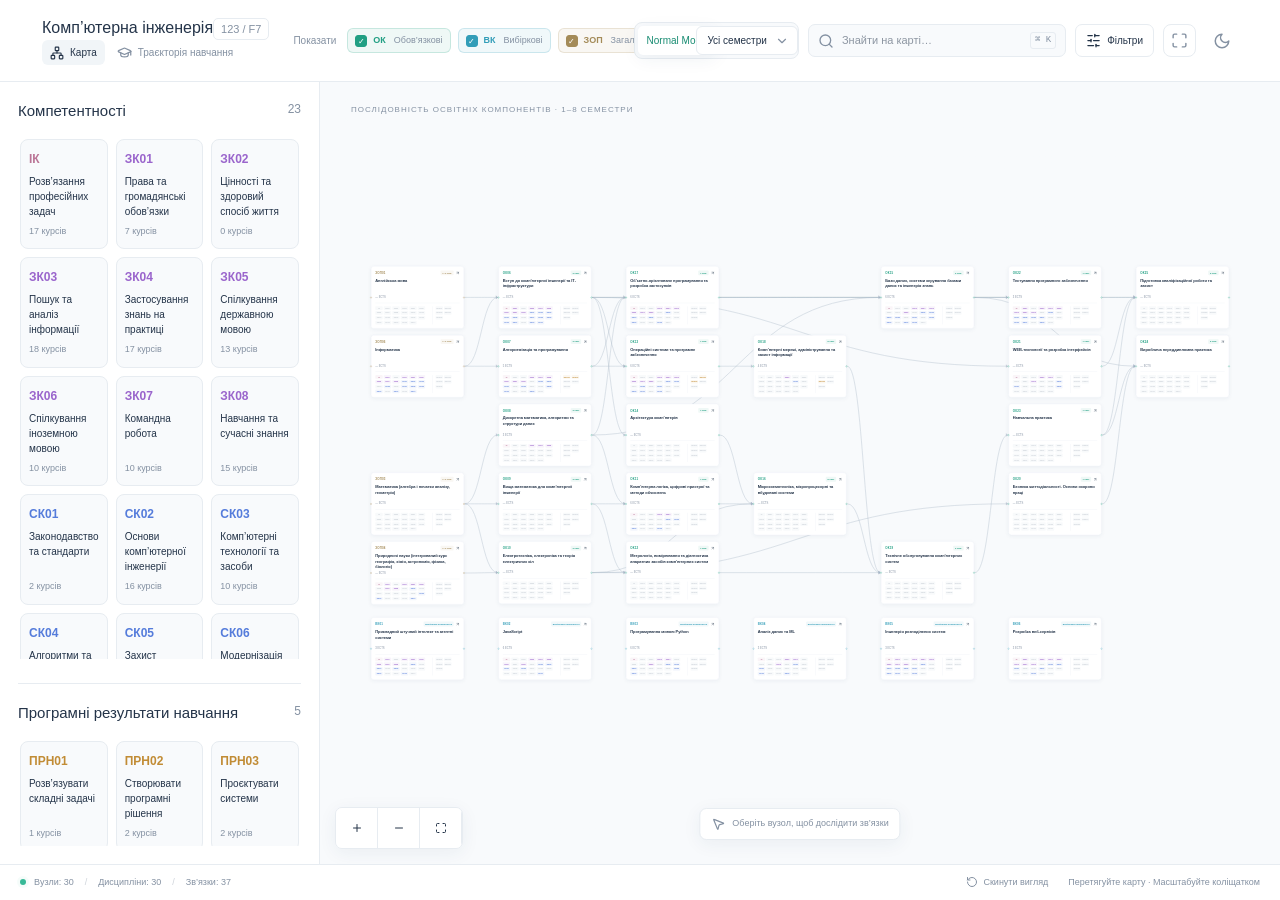
<file: docs/index.html>
<!doctype html>
<html lang="uk">
	<head>
		<meta charset="UTF-8" />
		<meta name="viewport" content="width=device-width, initial-scale=1.0" />
		<meta name="theme-color" content="#f6f8fb" />
		<meta
			name="description"
			content="Інтерактивна карта освітньої програми: компетентності, дисципліни та результати навчання."
		/>
		<title>Карта програми 1</title>
		<script type="module" crossorigin src="./index-BlC7YATL.js"></script>
		<link rel="stylesheet" crossorigin href="./index-C3Or6InL.css">
	</head>
	<body>
		<div id="app"></div>

	</body>
</html>
</file>
<file: docs/index-C3Or6InL.css>
.vue-flow{position:relative;width:100%;height:100%;overflow:hidden;z-index:0;direction:ltr}.vue-flow__container{position:absolute;height:100%;width:100%;left:0;top:0}.vue-flow__pane{z-index:1}.vue-flow__pane.draggable{cursor:grab}.vue-flow__pane.selection{cursor:pointer}.vue-flow__pane.dragging{cursor:grabbing}.vue-flow__transformationpane{transform-origin:0 0;z-index:2;pointer-events:none}.vue-flow__viewport{z-index:4;overflow:clip}.vue-flow__selection{z-index:6}.vue-flow__edge-labels{position:absolute;width:100%;height:100%;pointer-events:none;-webkit-user-select:none;-moz-user-select:none;user-select:none}.vue-flow__nodesselection-rect:focus,.vue-flow__nodesselection-rect:focus-visible{outline:none}.vue-flow .vue-flow__edges{pointer-events:none;overflow:visible}.vue-flow__edge-path,.vue-flow__connection-path{stroke:#b1b1b7;stroke-width:1;fill:none}.vue-flow__edge{pointer-events:visibleStroke;cursor:pointer}.vue-flow__edge.animated path{stroke-dasharray:5;animation:dashdraw .5s linear infinite}.vue-flow__edge.animated path.vue-flow__edge-interaction{stroke-dasharray:none;animation:none}.vue-flow__edge.inactive{pointer-events:none}.vue-flow__edge.selected,.vue-flow__edge:focus,.vue-flow__edge:focus-visible{outline:none}.vue-flow__edge.selected .vue-flow__edge-path,.vue-flow__edge:focus .vue-flow__edge-path,.vue-flow__edge:focus-visible .vue-flow__edge-path{stroke:#555}.vue-flow__edge-textwrapper{pointer-events:all}.vue-flow__edge-text{pointer-events:none;-webkit-user-select:none;-moz-user-select:none;user-select:none}.vue-flow__connection{pointer-events:none}.vue-flow__connection .animated{stroke-dasharray:5;animation:dashdraw .5s linear infinite}.vue-flow__connectionline{z-index:1001}.vue-flow__nodes{pointer-events:none;transform-origin:0 0}.vue-flow__node{position:absolute;-webkit-user-select:none;-moz-user-select:none;user-select:none;pointer-events:all;transform-origin:0 0;box-sizing:border-box;cursor:default}.vue-flow__node.draggable{cursor:grab;pointer-events:all}.vue-flow__node.draggable.dragging{cursor:grabbing}.vue-flow__nodesselection{z-index:3;transform-origin:left top;pointer-events:none}.vue-flow__nodesselection-rect{position:absolute;pointer-events:all;cursor:grab}.vue-flow__nodesselection-rect.dragging{cursor:grabbing}.vue-flow__handle{position:absolute;pointer-events:none;min-width:5px;min-height:5px}.vue-flow__handle.connectable{pointer-events:all;cursor:crosshair}.vue-flow__handle-bottom{left:50%;bottom:0;transform:translate(-50%,50%)}.vue-flow__handle-top{left:50%;top:0;transform:translate(-50%,-50%)}.vue-flow__handle-left{top:50%;left:0;transform:translate(-50%,-50%)}.vue-flow__handle-right{top:50%;right:0;transform:translate(50%,-50%)}.vue-flow__edgeupdater{cursor:move;pointer-events:all}.vue-flow__panel{position:absolute;z-index:5;margin:15px}.vue-flow__panel.top{top:0}.vue-flow__panel.bottom{bottom:0}.vue-flow__panel.left{left:0}.vue-flow__panel.right{right:0}.vue-flow__panel.center{left:50%;transform:translate(-50%)}@keyframes dashdraw{0%{stroke-dashoffset:10}}:root{--vf-node-bg: #fff;--vf-node-text: #222;--vf-connection-path: #b1b1b7;--vf-handle: #555}.vue-flow__edge.updating .vue-flow__edge-path{stroke:#777}.vue-flow__edge-text{font-size:10px}.vue-flow__edge-textbg{fill:#fff}.vue-flow__connection-path{stroke:var(--vf-connection-path)}.vue-flow__node{cursor:grab}.vue-flow__node.selectable:focus,.vue-flow__node.selectable:focus-visible{outline:none}.vue-flow__node-default,.vue-flow__node-input,.vue-flow__node-output{padding:10px;border-radius:3px;width:150px;font-size:12px;text-align:center;border-width:1px;border-style:solid;color:var(--vf-node-text);background-color:var(--vf-node-bg);border-color:var(--vf-node-color)}.vue-flow__node-default.selected,.vue-flow__node-default.selected:hover,.vue-flow__node-input.selected,.vue-flow__node-input.selected:hover,.vue-flow__node-output.selected,.vue-flow__node-output.selected:hover{box-shadow:0 0 0 .5px var(--vf-box-shadow)}.vue-flow__node-default.selected,.vue-flow__node-default:focus,.vue-flow__node-default:focus-visible,.vue-flow__node-input.selected,.vue-flow__node-input:focus,.vue-flow__node-input:focus-visible,.vue-flow__node-output.selected,.vue-flow__node-output:focus,.vue-flow__node-output:focus-visible{outline:none;border:1px solid #555}.vue-flow__node-default .vue-flow__handle,.vue-flow__node-input .vue-flow__handle,.vue-flow__node-output .vue-flow__handle{background:var(--vf-handle)}.vue-flow__node-default.selectable:hover,.vue-flow__node-input.selectable:hover,.vue-flow__node-output.selectable:hover{box-shadow:0 1px 4px 1px #00000014}.vue-flow__node-input{--vf-node-color: var(--vf-node-color, #0041d0);--vf-handle: var(--vf-node-color, #0041d0);--vf-box-shadow: var(--vf-node-color, #0041d0);background:var(--vf-node-bg);border-color:var(--vf-node-color, #0041d0)}.vue-flow__node-input.selected,.vue-flow__node-input:focus,.vue-flow__node-input:focus-visible{outline:none;border:1px solid var(--vf-node-color, #0041d0)}.vue-flow__node-default{--vf-handle: var(--vf-node-color, #1a192b);--vf-box-shadow: var(--vf-node-color, #1a192b);background:var(--vf-node-bg);border-color:var(--vf-node-color, #1a192b)}.vue-flow__node-default.selected,.vue-flow__node-default:focus,.vue-flow__node-default:focus-visible{outline:none;border:1px solid var(--vf-node-color, #1a192b)}.vue-flow__node-output{--vf-handle: var(--vf-node-color, #ff0072);--vf-box-shadow: var(--vf-node-color, #ff0072);background:var(--vf-node-bg);border-color:var(--vf-node-color, #ff0072)}.vue-flow__node-output.selected,.vue-flow__node-output:focus,.vue-flow__node-output:focus-visible{outline:none;border:1px solid var(--vf-node-color, #ff0072)}.vue-flow__nodesselection-rect,.vue-flow__selection{background:#0059dc14;border:1px dotted rgba(0,89,220,.8)}.vue-flow__nodesselection-rect:focus,.vue-flow__nodesselection-rect:focus-visible,.vue-flow__selection:focus,.vue-flow__selection:focus-visible{outline:none}.vue-flow__handle{width:6px;height:6px;background:var(--vf-handle);border:1px solid #fff;border-radius:100%}.vue-flow__controls{box-shadow:0 0 2px 1px #00000014}.vue-flow__controls-button{background:#fefefe;border:none;border-bottom:1px solid #eee;box-sizing:content-box;display:flex;justify-content:center;align-items:center;width:16px;height:16px;cursor:pointer;-webkit-user-select:none;user-select:none;padding:5px}.vue-flow__controls-button svg{width:100%;max-width:12px;max-height:12px}.vue-flow__controls-button:hover{background:#f4f4f4}.vue-flow__controls-button:disabled{pointer-events:none}.vue-flow__controls-button:disabled svg{fill-opacity:.4}@layer properties{@supports (((-webkit-hyphens:none)) and (not (margin-trim:inline))) or ((-moz-orient:inline) and (not (color:rgb(from red r g b)))){*,:before,:after,::backdrop{--tw-rotate-x:initial;--tw-rotate-y:initial;--tw-rotate-z:initial;--tw-skew-x:initial;--tw-skew-y:initial;--tw-border-style:solid;--tw-blur:initial;--tw-brightness:initial;--tw-contrast:initial;--tw-grayscale:initial;--tw-hue-rotate:initial;--tw-invert:initial;--tw-opacity:initial;--tw-saturate:initial;--tw-sepia:initial;--tw-drop-shadow:initial;--tw-drop-shadow-color:initial;--tw-drop-shadow-alpha:100%;--tw-drop-shadow-size:initial}}}@layer theme{:root,:host{--font-sans:-apple-system, BlinkMacSystemFont, "Segoe UI", Roboto, "Helvetica Neue", "Noto Sans", Arial, sans-serif, "Apple Color Emoji", "Segoe UI Emoji", "Segoe UI Symbol", "Noto Color Emoji";--font-mono:ui-monospace, SFMono-Regular, Menlo, Monaco, Consolas, "Liberation Mono", "Courier New", monospace;--default-transition-duration:.15s;--default-transition-timing-function:cubic-bezier(.4, 0, .2, 1);--default-font-family:var(--font-sans);--default-mono-font-family:var(--font-mono)}}@layer base{*,:after,:before,::backdrop{box-sizing:border-box;border:0 solid;margin:0;padding:0}::file-selector-button{box-sizing:border-box;border:0 solid;margin:0;padding:0}html,:host{-webkit-text-size-adjust:100%;tab-size:4;line-height:1.5;font-family:var(--default-font-family,-apple-system, BlinkMacSystemFont, "Segoe UI", Roboto, "Helvetica Neue", "Noto Sans", Arial, sans-serif, "Apple Color Emoji", "Segoe UI Emoji", "Segoe UI Symbol", "Noto Color Emoji");font-feature-settings:var(--default-font-feature-settings,normal);font-variation-settings:var(--default-font-variation-settings,normal);-webkit-tap-highlight-color:transparent}hr{height:0;color:inherit;border-top-width:1px}abbr:where([title]){-webkit-text-decoration:underline dotted;text-decoration:underline dotted}h1,h2,h3,h4,h5,h6{font-size:inherit;font-weight:inherit}a{color:inherit;-webkit-text-decoration:inherit;text-decoration:inherit}b,strong{font-weight:bolder}code,kbd,samp,pre{font-family:var(--default-mono-font-family,ui-monospace, SFMono-Regular, Menlo, Monaco, Consolas, "Liberation Mono", "Courier New", monospace);font-feature-settings:var(--default-mono-font-feature-settings,normal);font-variation-settings:var(--default-mono-font-variation-settings,normal);font-size:1em}small{font-size:80%}sub,sup{vertical-align:baseline;font-size:75%;line-height:0;position:relative}sub{bottom:-.25em}sup{top:-.5em}table{text-indent:0;border-color:inherit;border-collapse:collapse}:-moz-focusring:where(:not(iframe)){outline:auto}progress{vertical-align:baseline}summary{display:list-item}ol,ul,menu{list-style:none}img,svg,video,canvas,audio,iframe,embed,object{vertical-align:middle;display:block}img,video{max-width:100%;height:auto}button,input,select,optgroup,textarea{font:inherit;font-feature-settings:inherit;font-variation-settings:inherit;letter-spacing:inherit;color:inherit;opacity:1;background-color:#0000;border-radius:0}::file-selector-button{font:inherit;font-feature-settings:inherit;font-variation-settings:inherit;letter-spacing:inherit;color:inherit;opacity:1;background-color:#0000;border-radius:0}:where(select:is([multiple],[size])) optgroup{font-weight:bolder}:where(select:is([multiple],[size])) optgroup option{padding-inline-start:20px}::file-selector-button{margin-inline-end:4px}::placeholder{opacity:1}@supports (not ((-webkit-appearance:-apple-pay-button))) or (contain-intrinsic-size:1px){::placeholder{color:currentColor}@supports (color:color-mix(in lab,red,red)){::placeholder{color:color-mix(in oklab,currentcolor 50%,transparent)}}}textarea{resize:vertical}::-webkit-search-decoration{-webkit-appearance:none}::-webkit-date-and-time-value{min-height:1lh;text-align:inherit}::-webkit-datetime-edit{display:inline-flex}::-webkit-datetime-edit-fields-wrapper{padding:0}::-webkit-datetime-edit{padding-block:0}::-webkit-datetime-edit-year-field{padding-block:0}::-webkit-datetime-edit-month-field{padding-block:0}::-webkit-datetime-edit-day-field{padding-block:0}::-webkit-datetime-edit-hour-field{padding-block:0}::-webkit-datetime-edit-minute-field{padding-block:0}::-webkit-datetime-edit-second-field{padding-block:0}::-webkit-datetime-edit-millisecond-field{padding-block:0}::-webkit-datetime-edit-meridiem-field{padding-block:0}::-webkit-calendar-picker-indicator{line-height:1}:-moz-ui-invalid{box-shadow:none}button,input:where([type=button],[type=reset],[type=submit]){appearance:button}::file-selector-button{appearance:button}::-webkit-inner-spin-button{height:auto}::-webkit-outer-spin-button{height:auto}[hidden]:where(:not([hidden=until-found])){display:none!important}}@layer components;@layer utilities{.visible{visibility:visible}.sr-only{clip-path:inset(50%);white-space:nowrap;border-width:0;width:1px;height:1px;margin:-1px;padding:0;position:absolute;overflow:hidden}.fixed{position:fixed}.static{position:static}.sticky{position:sticky}.container{width:100%}@media(min-width:40rem){.container{max-width:40rem}}@media(min-width:48rem){.container{max-width:48rem}}@media(min-width:64rem){.container{max-width:64rem}}@media(min-width:80rem){.container{max-width:80rem}}@media(min-width:96rem){.container{max-width:96rem}}.grid{display:grid}.hidden{display:none}.flex-shrink{flex-shrink:1}.transform{transform:var(--tw-rotate-x,) var(--tw-rotate-y,) var(--tw-rotate-z,) var(--tw-skew-x,) var(--tw-skew-y,)}.border{border-style:var(--tw-border-style);border-width:1px}.underline{text-decoration-line:underline}.filter{filter:var(--tw-blur,) var(--tw-brightness,) var(--tw-contrast,) var(--tw-grayscale,) var(--tw-hue-rotate,) var(--tw-invert,) var(--tw-saturate,) var(--tw-sepia,) var(--tw-drop-shadow,)}.transition{transition-property:color,background-color,border-color,outline-color,text-decoration-color,fill,stroke,--tw-gradient-from,--tw-gradient-via,--tw-gradient-to,opacity,box-shadow,transform,translate,scale,rotate,filter,-webkit-backdrop-filter,backdrop-filter,display,content-visibility,overlay,pointer-events;transition-timing-function:var(--tw-ease,var(--default-transition-timing-function));transition-duration:var(--tw-duration,var(--default-transition-duration))}}:root{font-synthesis:none;text-rendering:optimizelegibility;-webkit-font-smoothing:antialiased;color:#243449;background:#f5f7fa;font-family:Inter,-apple-system,BlinkMacSystemFont,Segoe UI,sans-serif}*{box-sizing:border-box}body{margin:0}button,a,input,select{-webkit-tap-highlight-color:transparent}button,a,select{cursor:pointer}button{font:inherit;transition:background .15s,border-color .15s,transform .15s}button:focus-visible,a:focus-visible,summary:focus-visible,select:focus-visible,input:focus-visible{outline-offset:4px;outline:2px solid #32b89b}button:disabled{cursor:default}button svg{flex-shrink:0}button:hover{filter:brightness(.97)}.app-shell{--page:#f5f7fa;--surface:#fff;--canvas:#f8fafc;--text:#243449;--muted:#8491a2;--border:#e7ecf1;--dots:#d8e1e9;--edge:#aab9c9;--soft:#f1f5f8;--shadow:0 4px 18px #253f5910;--green:#188c72;background:var(--page);color:var(--text);min-height:100vh}.app-shell.dark{--page:#101720;--surface:#19232f;--canvas:#121c27;--text:#e1e8f0;--muted:#99a9bc;--border:#2c3a49;--dots:#324050;--edge:#6b8094;--soft:#243240;--shadow:0 4px 18px #0002;--green:#6ad8b9}.app-header{background:var(--surface);border-bottom:1px solid var(--border);justify-content:space-between;align-items:center;height:82px;padding:0 42px;display:flex}.brand{color:var(--text);letter-spacing:-.6px;align-items:center;gap:11px;font-size:18px;font-weight:750;text-decoration:none;display:flex}.brand-icon{color:#fff;background:#269981;border-radius:12px;place-items:center;width:39px;height:42px;display:grid;box-shadow:0 4px 9px #249e8230}.brand-light{color:var(--muted);font-weight:400}.brand small{letter-spacing:2px;color:var(--muted);margin-top:4px;font-size:8px;font-weight:600;display:block}.header-center{color:var(--muted);align-items:center;gap:8px;font-size:11px;display:flex}.status-dot{background:#37b997;border-radius:50%;flex-shrink:0;width:6px;height:6px;display:inline-block;box-shadow:0 0 0 3px #37b9970d}.header-actions{align-items:center;gap:21px;display:flex}.demo-label{letter-spacing:1.5px;color:var(--muted);font-size:9px}.icon-button{border:1px solid var(--border);background:var(--surface);width:33px;height:33px;color:var(--muted);border-radius:8px;justify-content:center;align-items:center;display:inline-flex}.theme-button{border:0}.avatar{background:var(--soft);border:1px solid var(--border);width:32px;height:32px;color:var(--green);border-radius:50%;place-items:center;font-size:10px;font-weight:700;display:grid}.workspace{max-width:2000px;margin:auto;padding:32px 42px 16px}.program-heading{justify-content:space-between;align-items:center;gap:20px;margin-bottom:28px;display:flex}.eyebrow{letter-spacing:1.7px;color:var(--muted);align-items:center;gap:8px;font-size:9px;font-weight:600;display:flex}.eyebrow svg{color:var(--green)}.eyebrow span{opacity:.4;padding:0 5px}h1{letter-spacing:-1px;align-items:center;gap:14px;margin:10px 0 6px;font-size:29px;font-weight:650;line-height:1.3;display:flex}.program-code{color:var(--muted);border:1px solid var(--border);letter-spacing:0;background:var(--surface);border-radius:5px;padding:4px 7px;font-size:11px}.program-heading p{color:var(--muted);margin:0;font-size:12px}.program-stats{gap:30px;display:flex}.program-stats div{border-right:1px solid var(--border);flex-direction:column;gap:5px;padding-right:27px;display:flex}.program-stats div:last-child{border:0;padding:0}.program-stats strong{letter-spacing:-1px;font-size:26px;font-weight:550}.program-stats span{color:var(--muted);font-size:10px}.explorer{border:1px solid var(--border);background:var(--surface);border-radius:13px;overflow:hidden;box-shadow:0 7px 30px #213b5205}.explorer-toolbar{justify-content:space-between;align-items:center;gap:15px;padding:15px 20px;display:flex}.map-title{white-space:nowrap;align-items:center;gap:9px;display:flex}.map-title>svg{color:var(--green)}.map-title strong{font-size:12px;font-weight:650}.count-pill{background:var(--soft);color:var(--muted);border-radius:5px;padding:2px 5px;font-size:9px}.toolbar-actions{align-items:center;gap:9px;display:flex}.search-box{border:1px solid var(--border);color:var(--muted);background:var(--canvas);border-radius:7px;align-items:center;gap:8px;padding:7px 9px;display:flex}.search-box input{width:180px;color:var(--text);background:0 0;border:0;outline:none;font-size:11px}.search-box:focus-within{border-color:#32b89b}.search-box kbd{border:1px solid var(--border);white-space:nowrap;border-radius:3px;padding:1px 4px;font-size:9px}.search-box button,.focus-banner button{color:var(--muted);background:0 0;border:0;padding:0;display:flex}.subtle-button{background:var(--surface);color:var(--text);border:1px solid var(--border);border-radius:7px;align-items:center;gap:6px;padding:8px 10px;font-size:10px;display:flex}.filter-bar{border-top:1px solid var(--border);border-bottom:1px solid var(--border);justify-content:space-between;align-items:center;gap:12px;padding:12px 20px;display:flex}.type-filters{flex-wrap:wrap;align-items:center;gap:7px;display:flex}.filter-label{color:var(--muted);margin-right:4px;font-size:10px}.kind-ЗК{--accent:#9a65cc;--tint:#9a65cc12}.kind-СК{--accent:#557cdb;--tint:#557cdb12}.kind-ОК{--accent:#219f83;--tint:#219f8312}.kind-ПРН{--accent:#c18c35;--tint:#c18c3512}.dark .kind-ЗК{--accent:#c498ee;--tint:#c498ee18}.dark .kind-СК{--accent:#8badff;--tint:#8badff18}.dark .kind-ОК{--accent:#66d6b8;--tint:#66d6b818}.dark .kind-ПРН{--accent:#edc27b;--tint:#edc27b18}.type-chip{border:1px solid var(--border);color:var(--muted);background:0 0;border-radius:6px;align-items:center;gap:6px;padding:5px 7px;font-size:9px;font-weight:600;display:flex}.type-chip.checked{background:var(--tint);border-color:var(--accent)}@supports (color:color-mix(in lab,red,red)){.type-chip.checked{border-color:color-mix(in srgb,var(--accent) 20%,transparent)}}.type-chip.checked{color:var(--accent)}.chip-name{color:var(--muted);margin-left:2px;font-weight:400}.chip-check{border:1px solid var(--muted);border-radius:3px;place-items:center;width:12px;height:12px;font-size:8px;display:grid}.checked .chip-check{border-color:var(--accent);background:var(--accent);color:var(--surface)}.semester-select{white-space:nowrap;align-items:center;display:flex;position:relative}.semester-select select{appearance:none;background:var(--surface);border:1px solid var(--border);color:var(--text);font:inherit;border-radius:6px;padding:6px 30px 6px 10px;font-size:10px}.semester-select svg{pointer-events:none;color:var(--muted);position:absolute;right:9px}.map-and-panel{height:calc(100vh - 365px);min-height:560px;max-height:1100px;display:flex}.map-container{background:var(--canvas);flex:1;min-width:0;position:relative}.map-column-labels{z-index:5;pointer-events:none;color:var(--muted);letter-spacing:1px;justify-content:space-between;gap:10px;font-size:8px;display:flex;position:absolute;top:17px;left:25px;right:25px}.map-column-labels span{background:var(--canvas);border-radius:4px;padding:5px 6px}.map-column-labels b{letter-spacing:1.4px;margin-left:6px;font-weight:600}.curriculum-node{border:1px solid var(--border);background:var(--surface);width:242px;box-shadow:var(--shadow);border-radius:10px;padding:13px 15px 0;transition:opacity .2s,border .2s,box-shadow .2s}.curriculum-node:not(.course){width:260px}.curriculum-node.active{border-color:var(--accent);box-shadow:0 0 0 4px var(--tint),var(--shadow)}.curriculum-node.dimmed{opacity:.23}.curriculum-node:hover{border-color:var(--accent)}.node-top{align-items:center;gap:8px;display:flex}.node-symbol{background:var(--tint);width:28px;height:28px;color:var(--accent);border-radius:7px;place-items:center;display:grid}.node-code{letter-spacing:.7px;color:var(--accent);font-size:11px;font-weight:700}.node-dot{background:var(--accent);opacity:.55;border-radius:50%;width:5px;height:5px;margin-left:auto}.node-arrow{color:var(--muted);margin-left:auto}.curriculum-node h3{letter-spacing:-.25px;margin:9px 0 7px;font-size:14px;font-weight:600;line-height:1.4}.node-meta,.node-caption{color:var(--muted);font-size:10px;line-height:1.4}.node-meta{gap:8px;display:flex}.meta-dot{opacity:.5}.node-footer{border-top:1px solid var(--border);color:var(--muted);justify-content:space-between;align-items:center;margin-top:11px;padding:8px 0;font-size:9px;display:flex}.tiny-bars{align-items:end;gap:3px;height:9px;display:flex}.tiny-bars i{background:var(--accent);opacity:.25;border-radius:1px;width:3px;height:5px}.tiny-bars i:nth-child(2){opacity:.5;height:7px}.tiny-bars i:last-child{opacity:.8;height:9px}.vue-flow__handle{min-width:6px;min-height:6px;background:var(--surface)!important;border:1.5px solid var(--accent)!important;width:6px!important;height:6px!important}.vue-flow__node:focus-visible{outline-offset:5px;border-radius:10px;outline:2px solid #32b89b}.vue-flow__controls{box-shadow:var(--shadow);border:1px solid var(--border);border-radius:7px;display:flex;bottom:15px;left:15px;overflow:hidden}.vue-flow__controls-button{background:var(--surface);color:var(--text);fill:var(--text);border:0;border-right:1px solid var(--border);width:31px;height:30px}.vue-flow__controls-button:hover{background:var(--soft)}.vue-flow__minimap{background:var(--surface);border:1px solid var(--border);box-shadow:var(--shadow);border-radius:8px;margin:0;bottom:13px;right:14px;overflow:hidden}.vue-flow__minimap-mask{fill:var(--canvas);opacity:.7}.vue-flow__minimap svg{background:var(--surface)}.map-hint,.focus-banner{color:var(--muted);background:var(--surface);border:1px solid var(--border);white-space:nowrap;box-shadow:var(--shadow);border-radius:7px;align-items:center;gap:7px;padding:8px 11px;font-size:9px;display:flex;position:absolute;bottom:24px;left:50%;transform:translate(-50%)}.focus-banner{color:var(--text);top:57px;bottom:auto}.focus-banner button{margin-left:8px}.map-footer{border-top:1px solid var(--border);color:var(--muted);align-items:center;gap:20px;padding:11px 20px;font-size:9px;display:flex}.map-footer>div{align-items:center;gap:8px;display:flex}.footer-separator{opacity:.4;margin:0 3px}.map-footer button{color:var(--muted);background:0 0;border:0;align-items:center;gap:5px;margin-left:auto;font-size:9px;display:flex}.page-footer{color:var(--muted);justify-content:space-between;gap:10px;padding-top:15px;font-size:9px;display:flex}.page-footer span{align-items:center;gap:6px;display:flex}.course-panel{background:var(--surface);border-left:1px solid var(--border);flex-direction:column;flex-shrink:0;width:340px;animation:.2s slide-in;display:flex}.panel-top{border-bottom:1px solid var(--border);letter-spacing:1.4px;color:var(--muted);justify-content:space-between;align-items:center;padding:14px 20px;font-size:8px;display:flex}.panel-top .icon-button{border:0;width:24px;height:24px}.panel-body{scrollbar-width:thin;scrollbar-color:var(--border) transparent;padding:22px;overflow-y:auto}.panel-emblem{width:50px;height:50px;color:var(--green);background:#219f8312;border:1px solid #219f8320;border-radius:13px;place-items:center;margin-bottom:17px;display:grid}.badge{background:var(--tint);color:var(--accent);white-space:nowrap;border:0;border-radius:4px;align-items:center;gap:5px;padding:4px 6px;font-size:9px;font-weight:600;display:inline-flex}.course-badge{color:var(--green);background:#219f8312}.course-badge span{margin-left:5px;font-weight:400}.panel-body h2{letter-spacing:-.7px;margin:11px 0;font-size:24px;font-weight:600;line-height:1.3}.panel-description{color:var(--muted);font-size:11px;line-height:1.85}.course-facts{border:1px solid var(--border);background:var(--canvas);border-radius:8px;grid-template-columns:1fr 1fr;margin:19px 0;display:grid}.course-facts>div{color:var(--muted);align-items:center;gap:8px;padding:12px;display:flex}.course-facts>div+div{border-left:1px solid var(--border)}.course-facts strong{color:var(--text);font-size:16px;font-weight:600}.course-facts small{color:var(--muted);margin-top:3px;font-size:9px;font-weight:400;display:block}.panel-section{border-top:1px solid var(--border);margin-top:20px;padding-top:18px}.panel-section h3{align-items:center;gap:7px;margin:0 0 12px;font-size:12px;font-weight:600;display:flex}.panel-section h3>span{color:var(--muted);font-size:9px;font-weight:400}.relation-row{text-align:left;width:100%;color:var(--text);background:0 0;border:0;align-items:center;gap:8px;margin:6px 0;padding:5px 0;font-size:10px;line-height:1.5;display:flex}.relation-row>svg{color:var(--muted);flex-shrink:0;margin-left:auto}.outcome-tags{flex-wrap:wrap;gap:6px;display:flex}.section-hint{color:var(--muted);margin-top:10px;font-size:9px}.topic{border:1px solid var(--border);border-radius:7px;margin:7px 0;overflow:hidden}.topic summary{cursor:pointer;align-items:center;gap:8px;padding:11px 9px;font-size:10px;font-weight:500;list-style:none;display:flex}.topic summary::-webkit-details-marker{display:none}.topic summary>svg{color:var(--muted);flex-shrink:0;margin-left:auto}.topic[open] summary>svg{transform:rotate(180deg)}.topic-number{color:var(--muted);font-size:9px}.topic p{color:var(--muted);margin:0;padding:0 11px 12px 31px;font-size:10px;line-height:1.8}.topic[open]{background:var(--canvas)}.panel-note{color:var(--muted);margin-top:22px;font-size:9px;line-height:1.8}.empty-state{background:var(--canvas);color:var(--muted);flex-direction:column;justify-content:center;align-items:center;gap:10px;display:flex;position:absolute;inset:0}.empty-state h3{color:var(--text);margin:0;font-size:18px}.empty-state p{margin:0 0 8px;font-size:12px}.primary-button{color:#fff;background:#219f83;border:0;border-radius:7px;padding:10px 15px;font-size:12px}@keyframes slide-in{0%{opacity:0;transform:translate(10px)}to{opacity:1;transform:translate(0)}}@media(min-width:1600px){.workspace{padding:38px 60px 18px}.map-and-panel{min-height:650px}.course-panel{width:365px}}@media(max-width:1100px){.workspace{padding:25px 22px 15px}.app-header{padding:0 24px}.program-stats{gap:16px}.program-stats div{padding-right:16px}.course-panel{width:300px}.chip-name,.footer-tip{display:none}.map-hint{bottom:65px;left:150px;transform:none}.map-column-labels{gap:3px;font-size:7px;left:12px;right:12px}.map-column-labels b{letter-spacing:.5px;margin-left:2px}}@media(max-width:760px){.app-header{height:66px;padding:0 16px}.header-center,.demo-label,.avatar{display:none}.workspace{padding:23px 12px 12px}.brand{font-size:16px}.program-heading{align-items:flex-start}.program-stats{display:none}h1{font-size:25px}.program-heading p{font-size:11px;line-height:1.7}.explorer-toolbar{flex-wrap:wrap;padding:13px}.toolbar-actions{width:100%}.search-box{flex:1}.search-box input{width:100%;min-width:0}.map-title{font-size:11px}.filter-bar{gap:7px;padding:11px}.filter-label{display:none}.type-filters{gap:4px}.type-chip{padding:5px}.semester-select select{max-width:112px;font-size:9px}.map-and-panel{height:65vh;min-height:520px;position:relative}.course-panel{z-index:10;width:min(340px,100%);position:absolute;top:0;bottom:0;right:0;box-shadow:-12px 0 30px #0002}.map-column-labels{font-size:6px}.map-column-labels b{letter-spacing:0}.map-footer{gap:5px;padding:11px;font-size:8px}.map-footer>div{gap:4px}.page-footer{flex-direction:column;font-size:8px;line-height:1.6}.map-hint{font-size:8px;left:16px}.vue-flow__minimap{max-width:120px}.eyebrow{letter-spacing:1px;font-size:8px}}@media(prefers-reduced-motion:reduce){*,:before,:after{scroll-behavior:auto!important;transition:none!important;animation:none!important}}html,body,#app{width:100%;height:100%;overflow:hidden}.app-shell{flex-direction:column;width:100%;height:100dvh;min-height:0;display:flex}.app-header{flex:none}.workspace{flex:auto;width:100%;max-width:none;min-height:0;margin:0;padding:0}.explorer{width:100%;height:100%;box-shadow:none;border:0;border-radius:0;flex-direction:column;display:flex}.explorer-toolbar,.filter-bar,.map-footer{flex:none}.map-and-panel{flex:auto;height:auto;min-height:0;max-height:none}.app-header{gap:24px}.app-header .program-heading{flex:none;margin:0}.header-filters{border:0;flex:0 auto;min-width:0;padding:0}.header-filters .type-filters{flex-wrap:nowrap}.header-tools{flex:none}@media(max-width:1550px){.app-header .program-stats{display:none}}@media(max-width:1250px){.header-filters .chip-name{display:none}}@media(max-width:1150px){.app-header{flex-wrap:wrap;height:auto;min-height:82px;padding:12px 24px}.app-header .program-heading{flex:auto}.header-filters{flex:1 0 100%;order:3}.header-filters .type-filters{flex-wrap:wrap}}@media(max-width:760px){.app-header{gap:10px;min-height:66px;padding:10px 16px}}.view-tabs{align-items:center;gap:4px;display:flex}.view-tabs button{color:var(--muted);background:0 0;border:0;border-radius:6px;align-items:center;gap:6px;padding:5px 8px;font-size:10px;display:inline-flex}.view-tabs button.active{background:var(--soft);color:var(--text)}.workflow-view,.workflow-and-panel{width:100%;height:100%;min-height:0}.workflow-view{background:var(--canvas)}.workflow-and-panel{display:flex;position:relative}.learning-workflow{flex:auto;min-width:0;padding:30px 32px 36px;overflow:auto}.workflow-heading{justify-content:space-between;align-items:end;gap:32px;max-width:1500px;margin:0 auto 28px;display:flex}.workflow-eyebrow{color:var(--green);letter-spacing:1.5px;font-size:9px;font-weight:650}.workflow-heading h2{color:var(--text);letter-spacing:-.6px;margin:7px 0 0;font-size:24px;font-weight:600}.workflow-heading p{max-width:470px;color:var(--muted);margin:0;font-size:11px;line-height:1.7}.workflow-track{align-items:stretch;width:max-content;min-width:100%;max-width:1500px;min-height:430px;margin:0 auto;display:flex}.workflow-stage{border:1px solid var(--border);background:var(--surface);width:250px;min-width:250px;box-shadow:var(--shadow);border-radius:12px;flex-direction:column;flex:1 0 250px;padding:18px;display:flex}.stage-connector{width:42px;min-width:42px;color:var(--muted);place-items:center;display:grid}.stage-heading{border-bottom:1px solid var(--border);align-items:center;gap:10px;padding-bottom:16px;display:flex}.stage-number{width:34px;height:34px;color:var(--green);background:#219f8312;border-radius:9px;place-items:center;font-size:11px;font-weight:700;display:grid}.stage-heading div>span,.stage-outcome small{color:var(--muted);font-size:9px;display:block}.stage-heading h3{margin:3px 0 0;font-size:13px;font-weight:600}.stage-credits{color:var(--muted);white-space:nowrap;margin-left:auto;font-size:9px}.stage-courses{flex-direction:column;flex:auto;gap:10px;padding:18px 0;display:flex}.workflow-course{text-align:left;border:1px solid var(--border);background:var(--canvas);width:100%;color:var(--text);border-radius:9px;align-items:center;gap:10px;padding:12px;display:flex}.workflow-course:hover,.workflow-course.active{border-color:var(--green);background:#219f830b}.workflow-course.active{box-shadow:0 0 0 3px #219f8312}.workflow-course-icon{width:31px;height:31px;color:var(--green);background:#219f8312;border-radius:8px;flex:none;place-items:center;display:grid}.workflow-course-copy{flex-direction:column;flex:auto;gap:4px;min-width:0;display:flex}.workflow-course-code{color:var(--green);letter-spacing:.5px;font-size:9px;font-weight:700}.workflow-course strong{font-size:11px;font-weight:600;line-height:1.4}.workflow-course small{color:var(--muted);font-size:9px}.workflow-course>svg{color:var(--muted);flex:none}.stage-outcome{border-top:1px solid var(--border);color:var(--green);align-items:flex-start;gap:8px;padding-top:14px;font-size:10px;line-height:1.5;display:flex}.stage-outcome svg{flex:none;margin-top:2px}.stage-outcome span{color:var(--text)}.stage-outcome small{margin-bottom:3px}@media(max-width:760px){.program-heading h1{margin-top:0;font-size:20px}.learning-workflow{padding:22px 16px 28px}.workflow-heading{flex-direction:column;align-items:flex-start;gap:10px}.workflow-heading h2{font-size:21px}.workflow-track{flex-direction:column;width:100%;min-width:0}.workflow-stage{flex-basis:auto;width:100%;min-width:0}.stage-connector{width:100%;min-width:0;height:38px;transform:rotate(90deg)}}.kind-ІК{--accent:#ba7596;--tint:#ba759612}.dark .kind-ІК{--accent:#e8a3c4;--tint:#e8a3c418}.kind-ВК{--accent:#329db8;--tint:#329db812}.dark .kind-ВК{--accent:#79cce0;--tint:#79cce018}.kind-ЗОП{--accent:#a48b58;--tint:#a48b5812}.dark .kind-ЗОП{--accent:#d3b980;--tint:#d3b98018}@property --tw-rotate-x{syntax:"*";inherits:false}@property --tw-rotate-y{syntax:"*";inherits:false}@property --tw-rotate-z{syntax:"*";inherits:false}@property --tw-skew-x{syntax:"*";inherits:false}@property --tw-skew-y{syntax:"*";inherits:false}@property --tw-border-style{syntax:"*";inherits:false;initial-value:solid}@property --tw-blur{syntax:"*";inherits:false}@property --tw-brightness{syntax:"*";inherits:false}@property --tw-contrast{syntax:"*";inherits:false}@property --tw-grayscale{syntax:"*";inherits:false}@property --tw-hue-rotate{syntax:"*";inherits:false}@property --tw-invert{syntax:"*";inherits:false}@property --tw-opacity{syntax:"*";inherits:false}@property --tw-saturate{syntax:"*";inherits:false}@property --tw-sepia{syntax:"*";inherits:false}@property --tw-drop-shadow{syntax:"*";inherits:false}@property --tw-drop-shadow-color{syntax:"*";inherits:false}@property --tw-drop-shadow-alpha{syntax:"<percentage>";inherits:false;initial-value:100%}@property --tw-drop-shadow-size{syntax:"*";inherits:false}.course-explorer{position:relative;display:flex!important;align-items:stretch;min-height:680px}.coverage-sidebar{flex:0 0 25%;width:25%;min-width:0;box-sizing:border-box;overflow:hidden;padding:18px;background:var(--surface);border-right:1px solid var(--border);display:grid;grid-template-rows:minmax(0,3fr) minmax(170px,1fr)}.coverage-group{min-height:0;display:flex;flex-direction:column}.coverage-group .coverage-grid{overflow-y:auto;min-height:0;padding:2px;align-content:start}.course-explorer>.map-container{flex:0 0 75%;width:75%;min-width:0}.course-explorer.simple-mode>.map-container{flex:1 1 100%;width:100%}.map-mode-switch{display:inline-flex;flex-shrink:0;gap:3px;padding:3px;border:1px solid var(--border);border-radius:8px;background:var(--canvas)}.map-mode-switch button{border:0;border-radius:5px;padding:7px 9px;background:transparent;color:var(--muted);font-size:10px;white-space:nowrap}.map-mode-switch button.active{background:var(--surface);color:var(--green);box-shadow:var(--shadow)}.coverage-group+.coverage-group{border-top:1px solid var(--border);margin-top:24px;padding-top:18px}.coverage-group h2{font-size:15px;margin:0 0 14px;display:flex;justify-content:space-between;gap:10px}.coverage-group h2>span{font-size:12px;color:var(--muted)}.coverage-grid{display:grid;grid-template-columns:repeat(3,minmax(0,1fr));gap:8px}.coverage-entry{min-width:0;text-align:left;border:1px solid var(--border);border-radius:8px;background:var(--canvas);padding:10px 8px;color:var(--text);display:flex;flex-direction:column;gap:6px}.coverage-entry b{font-size:12px;color:var(--accent)}.coverage-entry>span{font-size:10px;line-height:1.5;overflow-wrap:anywhere}.coverage-entry small{font-size:9px;color:var(--muted);margin-top:auto}.coverage-entry.selected{border-color:var(--accent);background:var(--tint);box-shadow:inset 0 0 0 1px var(--accent)}.curriculum-node.coverage-course{width:350px;box-sizing:border-box;padding:15px}.coverage-course h3{min-height:60px;font-size:15px}.node-stage{margin-left:auto;display:inline-flex;align-items:center;white-space:nowrap;border-radius:3px;padding:2px 6px;background:var(--tint);color:var(--accent);font-size:9px;line-height:14px;font-weight:700}.course-coverage{display:grid;grid-template-columns:2fr 1fr;border-top:1px solid var(--border);margin-top:14px;padding-top:12px;gap:12px}.course-coverage section+section{border-left:1px solid var(--border);padding-left:10px}.coverage-badge-grid{display:grid;grid-template-columns:repeat(auto-fill,28px);gap:4px}.coverage-badge{border:0;border-radius:3px;width:28px;height:14px;padding:0;background:var(--tint);color:var(--accent);font-size:7px;line-height:14px;font-weight:700}.coverage-badge:disabled{background:var(--soft);color:var(--muted);opacity:.45;cursor:default}.coverage-badge:not(:disabled):hover,.coverage-badge.chosen{background:var(--accent);color:var(--surface)}.coverage-badge:focus-visible{outline:2px solid var(--accent);outline-offset:1px}.course-explorer>.map-detail-panel{position:absolute;right:0;top:0;bottom:0;z-index:12;box-shadow:-8px 0 25px #0002;max-width:75%;overflow:auto}@media(max-width:1200px){.coverage-grid{grid-template-columns:repeat(2,minmax(0,1fr))}.coverage-sidebar{padding:12px}}@media(max-width:640px){.course-explorer{flex-direction:column!important}.coverage-sidebar{width:100%;flex:0 0 auto;max-height:280px;border-right:0;border-bottom:1px solid var(--border)}.course-explorer>.map-container{width:100%;flex:1;min-height:500px}.coverage-grid{grid-template-columns:repeat(3,minmax(0,1fr))}.course-explorer>.map-detail-panel{max-width:100%}}
</file>
